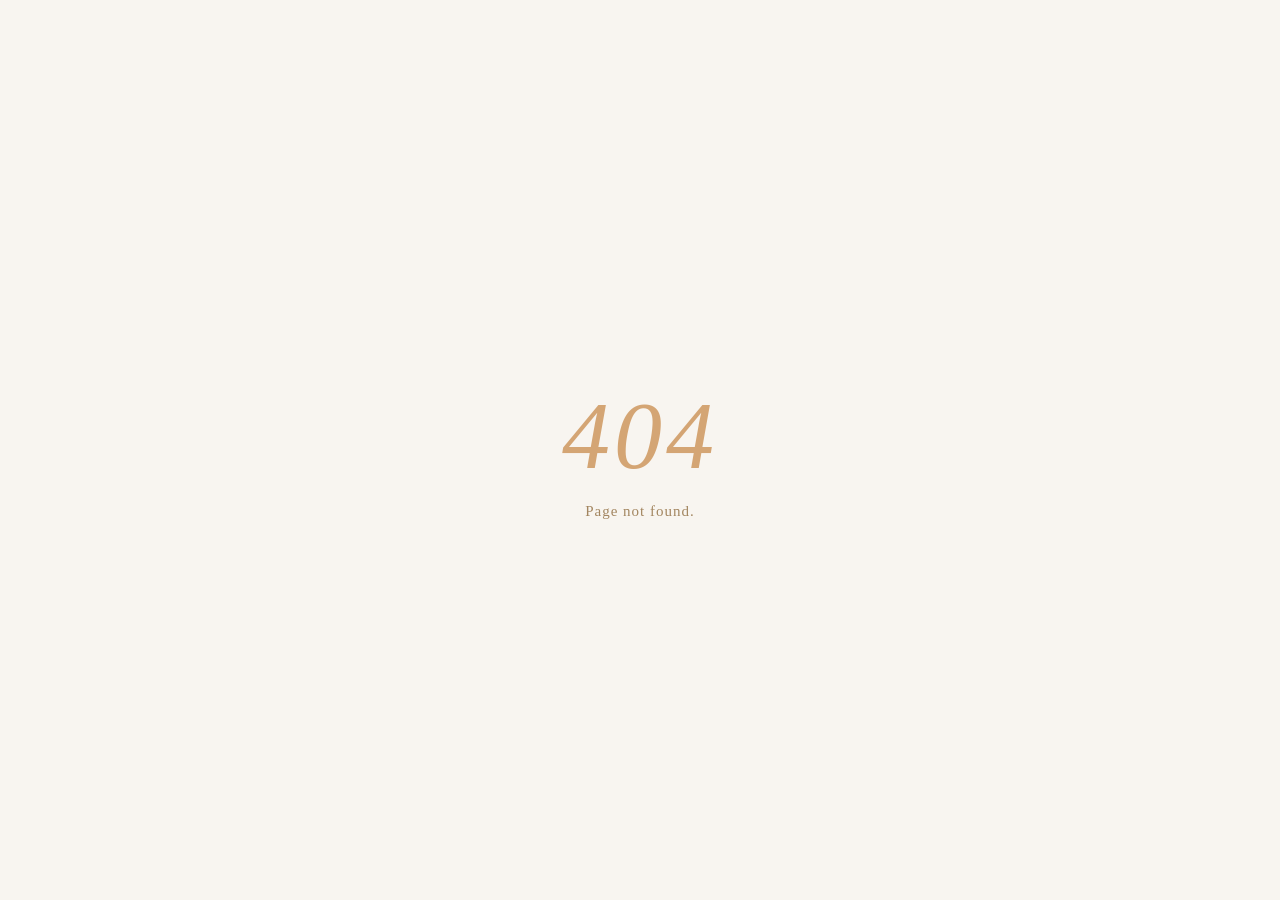
<file: index.html>
<!DOCTYPE html>
<html lang="en">
<head>
  <meta charset="utf-8">
  <meta name="viewport" content="width=device-width, initial-scale=1.0">
  <meta name="robots" content="noindex,nofollow,noarchive,nosnippet">
  <title>404 - Not Found</title>
  <style>
    html, body { margin: 0; padding: 0; height: 100%; }
    body {
      background: #f8f5f0;
      color: #5a5147;
      font-family: Georgia, 'Times New Roman', serif;
      display: flex;
      align-items: center;
      justify-content: center;
      text-align: center;
      padding: 20px;
      box-sizing: border-box;
    }
    h1 {
      font-size: 96px;
      font-weight: normal;
      font-style: italic;
      color: #d4a574;
      margin: 0 0 12px;
      letter-spacing: 4px;
    }
    p {
      font-size: 15px;
      color: #a38660;
      margin: 0;
      letter-spacing: 1px;
    }
  </style>
</head>
<body>
  <div>
    <h1>404</h1>
    <p>Page not found.</p>
  </div>
</body>
</html>
</file>
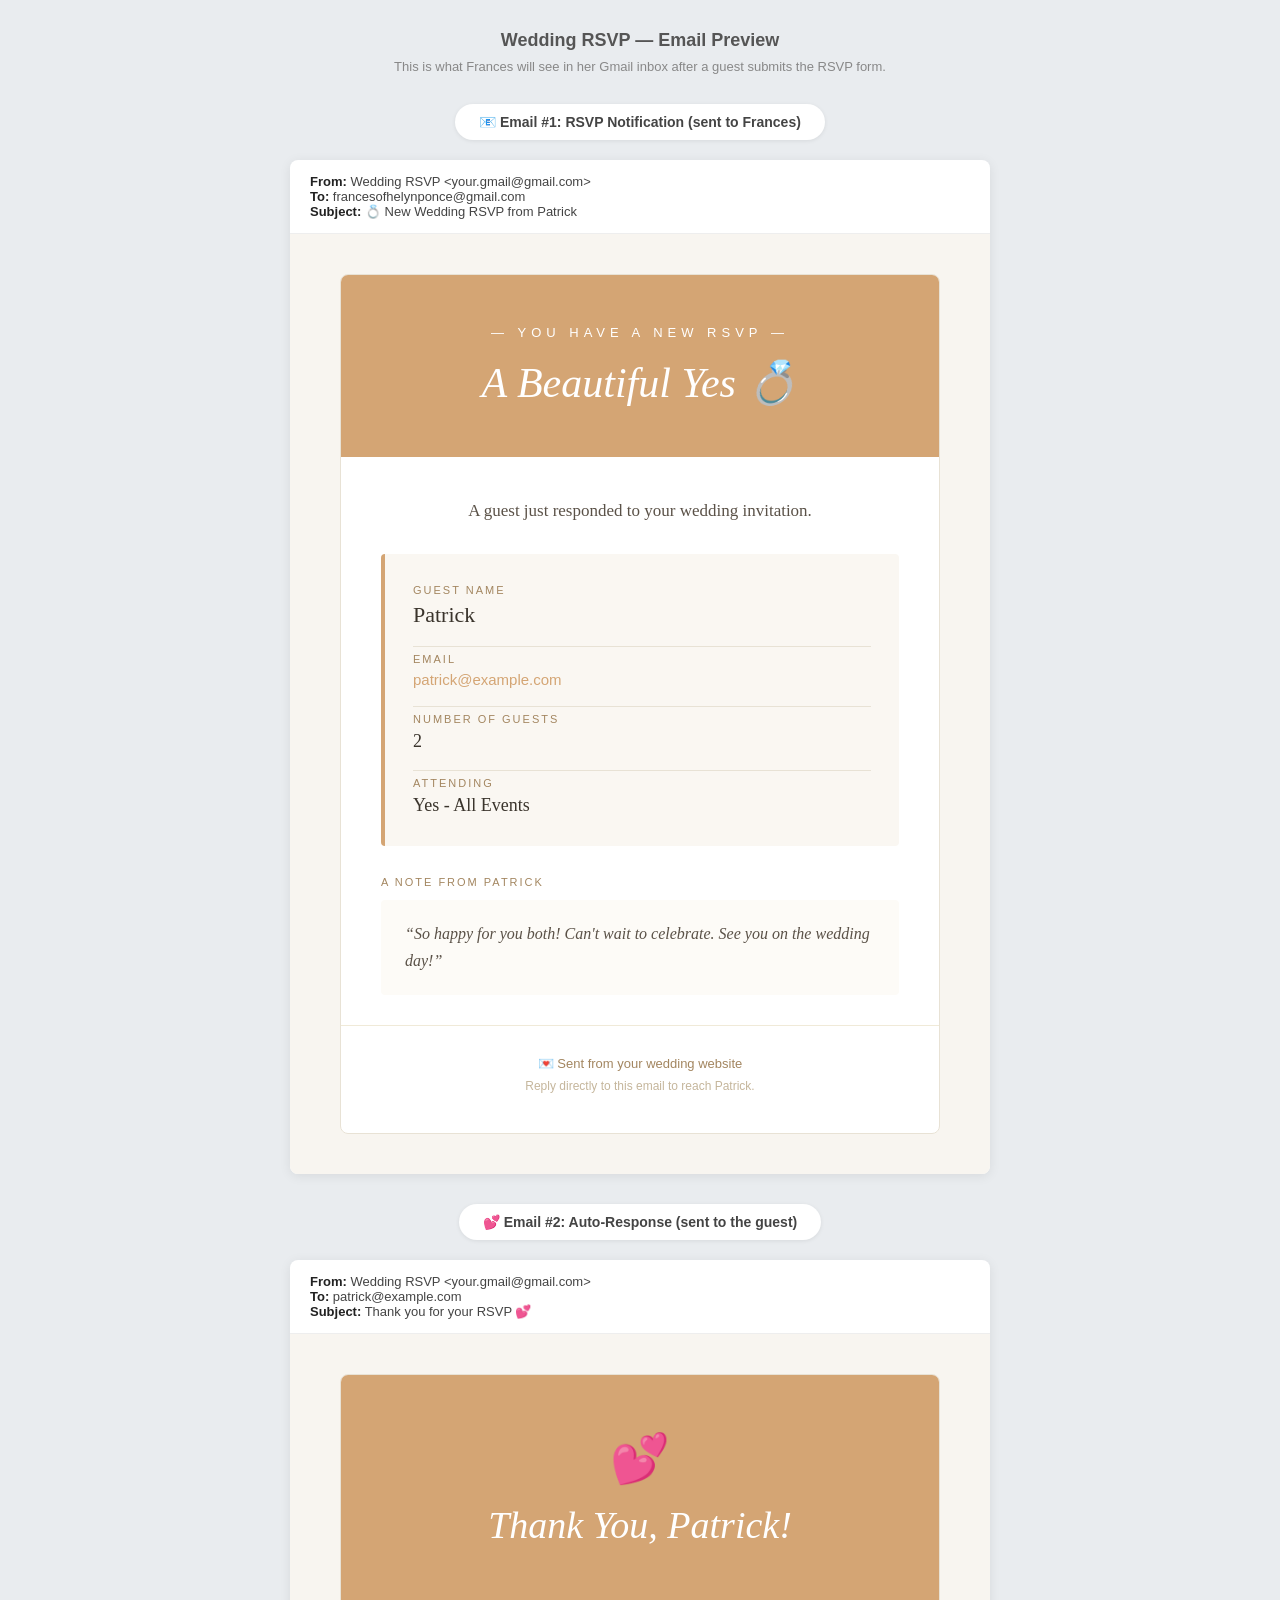
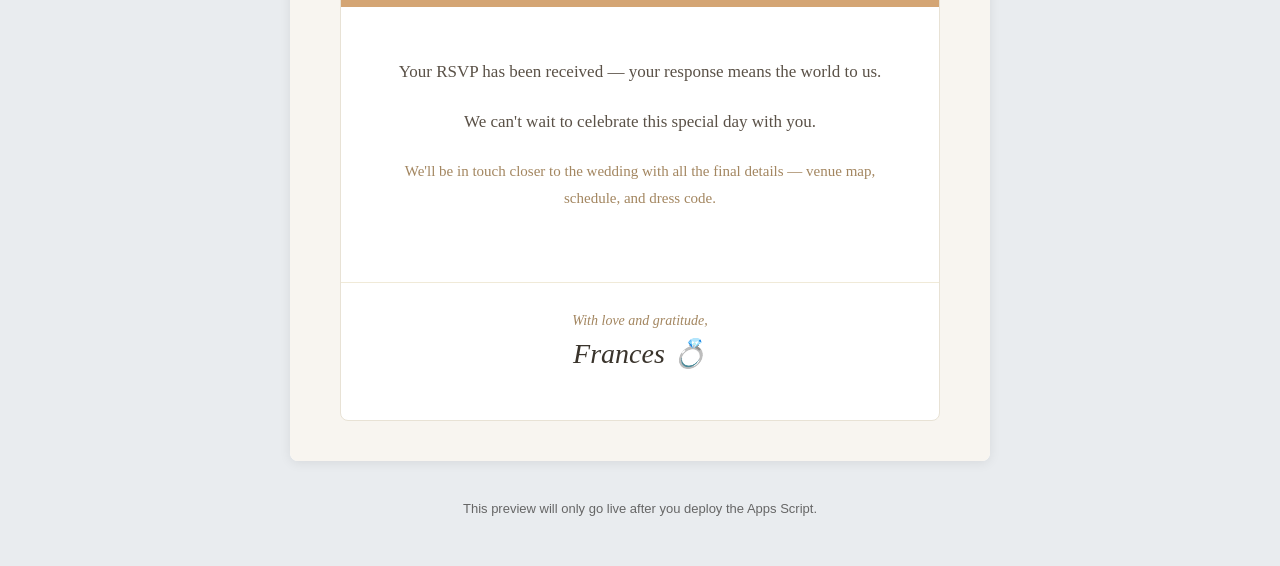
<file: email-preview.html>
<!DOCTYPE html>
<html>
<head>
  <meta charset="UTF-8">
  <title>Email Preview — Wedding RSVP</title>
  <style>
    body { margin:0; padding:30px 20px; background:#e9ecef; font-family: -apple-system, sans-serif; }
    .wrap { max-width: 700px; margin: 0 auto; }
    .header { text-align:center; margin-bottom:24px; color:#555; }
    .header h2 { margin:0 0 8px; font-size:18px; }
    .header p { margin:0; font-size:13px; color:#888; }
    .gmail { background:#fff; border-radius:8px; box-shadow:0 2px 12px rgba(0,0,0,0.08); overflow:hidden; }
    .gmail-bar { padding:14px 20px; border-bottom:1px solid #eee; font-size:13px; color:#444; }
    .gmail-bar strong { color:#222; }
    .preview-tabs { text-align:center; margin: 30px 0 20px; }
    .preview-tabs h3 { display:inline-block; padding:10px 24px; background:#fff; border-radius:20px; margin:0; font-size:14px; color:#444; box-shadow:0 1px 4px rgba(0,0,0,0.08); }
  </style>
</head>
<body>
<div class="wrap">

<div class="header">
  <h2>Wedding RSVP — Email Preview</h2>
  <p>This is what Frances will see in her Gmail inbox after a guest submits the RSVP form.</p>
</div>

<div class="preview-tabs"><h3>📧 Email #1: RSVP Notification (sent to Frances)</h3></div>

<div class="gmail">
  <div class="gmail-bar">
    <strong>From:</strong> Wedding RSVP &lt;your.gmail@gmail.com&gt;<br>
    <strong>To:</strong> francesofhelynponce@gmail.com<br>
    <strong>Subject:</strong> 💍 New Wedding RSVP from Patrick
  </div>

  <!-- ===== ACTUAL EMAIL HTML ===== -->
  <div style="margin:0;padding:0;background-color:#f8f5f0;font-family:Georgia,'Times New Roman',serif;">
    <table role="presentation" cellpadding="0" cellspacing="0" border="0" width="100%" style="background-color:#f8f5f0;padding:40px 20px;">
      <tr><td align="center">
        <table role="presentation" cellpadding="0" cellspacing="0" border="0" width="600" style="max-width:600px;background-color:#ffffff;border:1px solid #e8e2d5;border-radius:8px;overflow:hidden;">

          <tr><td style="background-color:#d4a574;padding:50px 40px;text-align:center;">
            <p style="margin:0;color:#fff;font-size:13px;letter-spacing:5px;text-transform:uppercase;font-family:Arial,sans-serif;">— You have a new RSVP —</p>
            <h1 style="margin:18px 0 0;color:#fff;font-size:42px;font-weight:normal;font-style:italic;">A Beautiful Yes 💍</h1>
          </td></tr>

          <tr><td style="padding:40px 40px 10px;text-align:center;">
            <p style="margin:0;color:#5a5147;font-size:17px;line-height:1.6;">A guest just responded to your wedding invitation.</p>
          </td></tr>

          <tr><td style="padding:20px 40px 30px;">
            <table role="presentation" cellpadding="0" cellspacing="0" border="0" width="100%" style="background-color:#faf7f2;border-left:4px solid #d4a574;border-radius:4px;">
              <tr><td style="padding:24px 28px;">
                <table role="presentation" cellpadding="0" cellspacing="0" border="0" width="100%">
                  <tr><td style="padding:6px 0;color:#a38660;font-size:11px;letter-spacing:2px;text-transform:uppercase;font-family:Arial,sans-serif;">Guest Name</td></tr>
                  <tr><td style="padding-bottom:18px;color:#3a342c;font-size:22px;">Patrick</td></tr>
                  <tr><td style="padding:6px 0;border-top:1px solid #e8e2d5;color:#a38660;font-size:11px;letter-spacing:2px;text-transform:uppercase;font-family:Arial,sans-serif;">Email</td></tr>
                  <tr><td style="padding-bottom:18px;color:#3a342c;font-size:15px;font-family:Arial,sans-serif;">
                    <a href="mailto:patrick@example.com" style="color:#d4a574;text-decoration:none;">patrick@example.com</a>
                  </td></tr>
                  <tr><td style="padding:6px 0;border-top:1px solid #e8e2d5;color:#a38660;font-size:11px;letter-spacing:2px;text-transform:uppercase;font-family:Arial,sans-serif;">Number of Guests</td></tr>
                  <tr><td style="padding-bottom:18px;color:#3a342c;font-size:18px;">2</td></tr>
                  <tr><td style="padding:6px 0;border-top:1px solid #e8e2d5;color:#a38660;font-size:11px;letter-spacing:2px;text-transform:uppercase;font-family:Arial,sans-serif;">Attending</td></tr>
                  <tr><td style="padding-bottom:6px;color:#3a342c;font-size:18px;">Yes - All Events</td></tr>
                </table>
              </td></tr>
            </table>
          </td></tr>

          <tr><td style="padding:0 40px 30px;">
            <p style="margin:0 0 12px;color:#a38660;font-size:11px;letter-spacing:2px;text-transform:uppercase;font-family:Arial,sans-serif;">A note from Patrick</p>
            <div style="padding:20px 24px;background-color:#fdfbf7;border-radius:4px;color:#5a5147;font-size:16px;line-height:1.7;font-style:italic;">
              &ldquo;So happy for you both! Can't wait to celebrate. See you on the wedding day!&rdquo;
            </div>
          </td></tr>

          <tr><td style="padding:30px 40px 40px;text-align:center;border-top:1px solid #f0ead8;">
            <p style="margin:0;color:#a38660;font-size:13px;font-family:Arial,sans-serif;">💌 Sent from your wedding website</p>
            <p style="margin:8px 0 0;color:#c5b69c;font-size:12px;font-family:Arial,sans-serif;">Reply directly to this email to reach Patrick.</p>
          </td></tr>

        </table>
      </td></tr>
    </table>
  </div>
  <!-- ===== END EMAIL ===== -->

</div>

<div class="preview-tabs"><h3>💕 Email #2: Auto-Response (sent to the guest)</h3></div>

<div class="gmail">
  <div class="gmail-bar">
    <strong>From:</strong> Wedding RSVP &lt;your.gmail@gmail.com&gt;<br>
    <strong>To:</strong> patrick@example.com<br>
    <strong>Subject:</strong> Thank you for your RSVP 💕
  </div>

  <!-- ===== AUTORESPONSE EMAIL ===== -->
  <div style="margin:0;padding:0;background-color:#f8f5f0;font-family:Georgia,'Times New Roman',serif;">
    <table role="presentation" cellpadding="0" cellspacing="0" border="0" width="100%" style="background-color:#f8f5f0;padding:40px 20px;">
      <tr><td align="center">
        <table role="presentation" cellpadding="0" cellspacing="0" border="0" width="600" style="max-width:600px;background-color:#ffffff;border:1px solid #e8e2d5;border-radius:8px;overflow:hidden;">

          <tr><td style="background-color:#d4a574;padding:60px 40px;text-align:center;">
            <div style="color:#fff;font-size:48px;line-height:1;">💕</div>
            <h1 style="margin:20px 0 0;color:#fff;font-size:38px;font-weight:normal;font-style:italic;">Thank You, Patrick!</h1>
          </td></tr>

          <tr><td style="padding:50px 40px;text-align:center;color:#5a5147;font-size:17px;line-height:1.8;">
            <p style="margin:0 0 20px;">Your RSVP has been received — your response means the world to us.</p>
            <p style="margin:0 0 20px;">We can't wait to celebrate this special day with you.</p>
            <p style="margin:0 0 20px;color:#a38660;font-size:15px;">We'll be in touch closer to the wedding with all the final details — venue map, schedule, and dress code.</p>
          </td></tr>

          <tr><td style="padding:0 40px 50px;text-align:center;border-top:1px solid #f0ead8;padding-top:30px;">
            <p style="margin:0;color:#a38660;font-size:14px;font-style:italic;">With love and gratitude,</p>
            <p style="margin:8px 0 0;font-family:Georgia,serif;font-size:28px;color:#3a342c;font-style:italic;">Frances 💍</p>
          </td></tr>

        </table>
      </td></tr>
    </table>
  </div>
  <!-- ===== END AUTORESPONSE ===== -->

</div>

<div style="text-align:center;margin:40px 0 20px;color:#666;font-size:13px;">
  <p>This preview will only go live after you deploy the Apps Script.</p>
</div>

</div>
</body>
</html>
</file>
